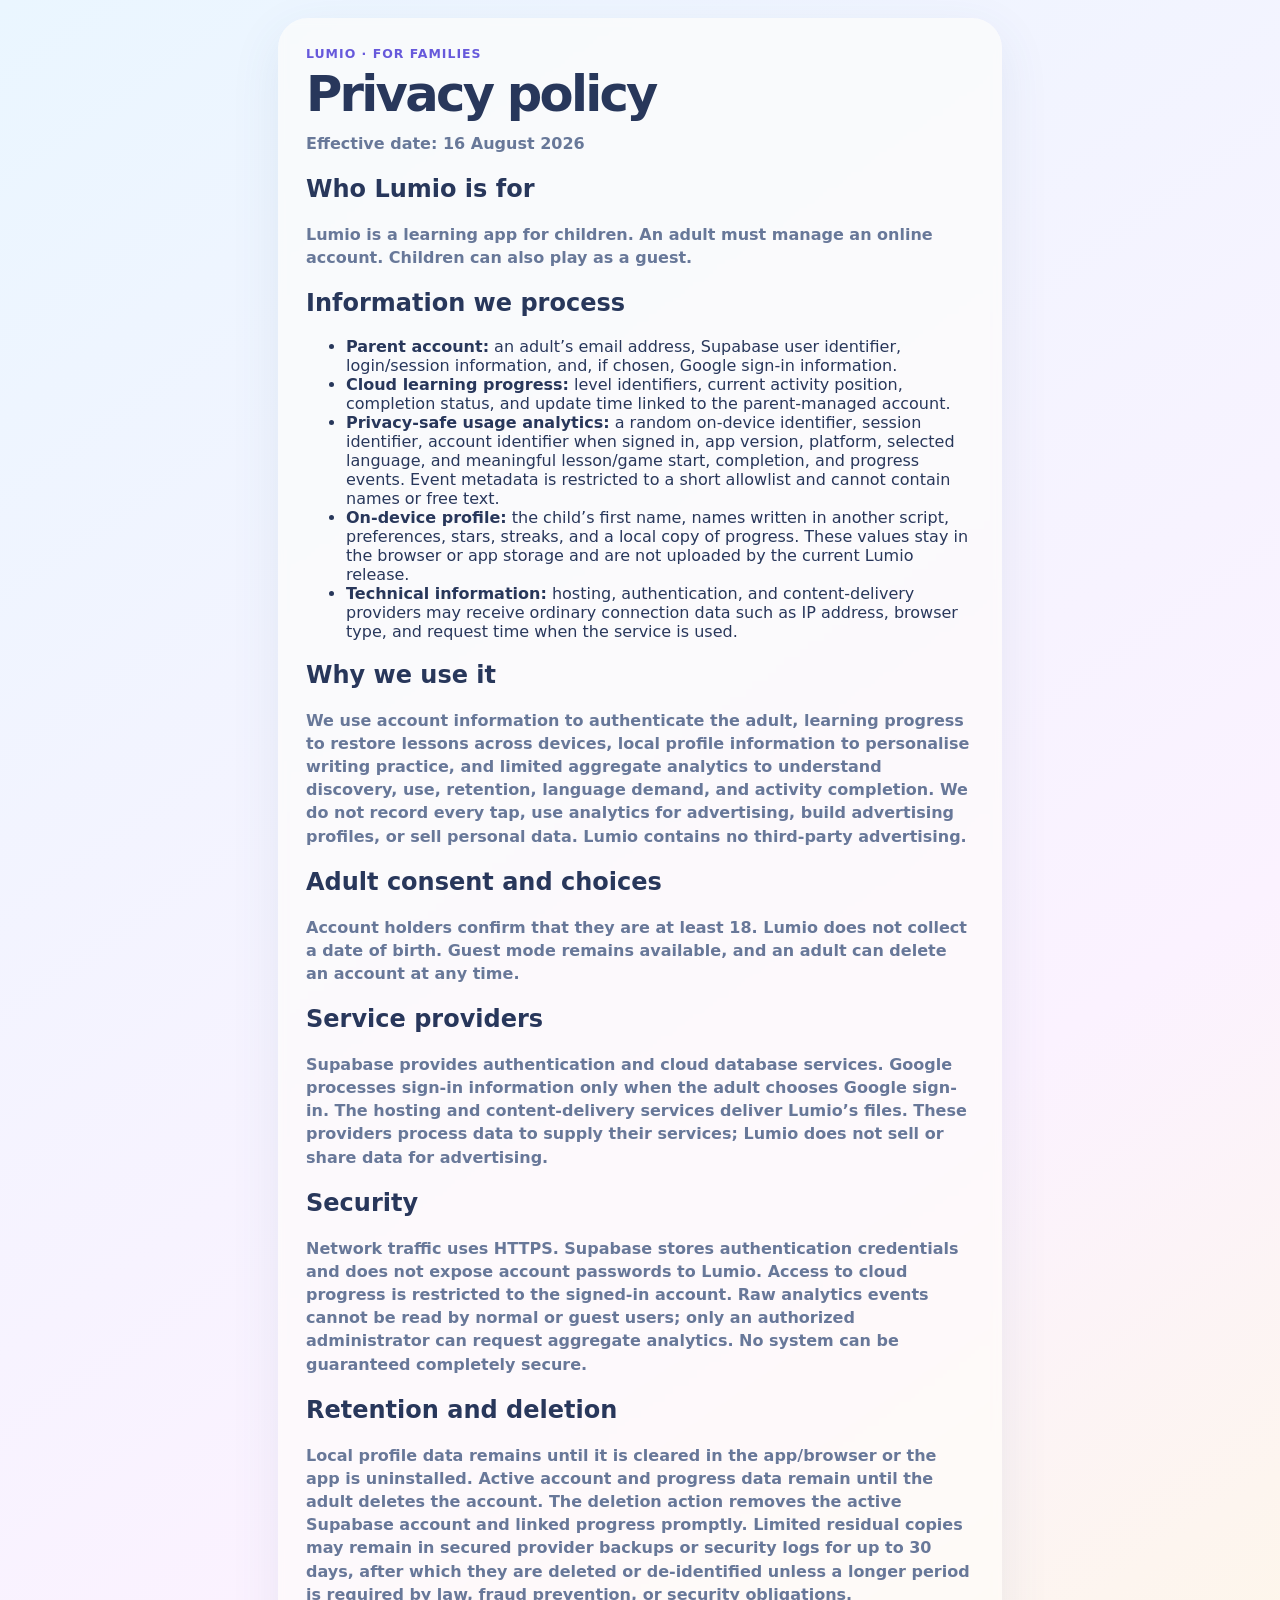
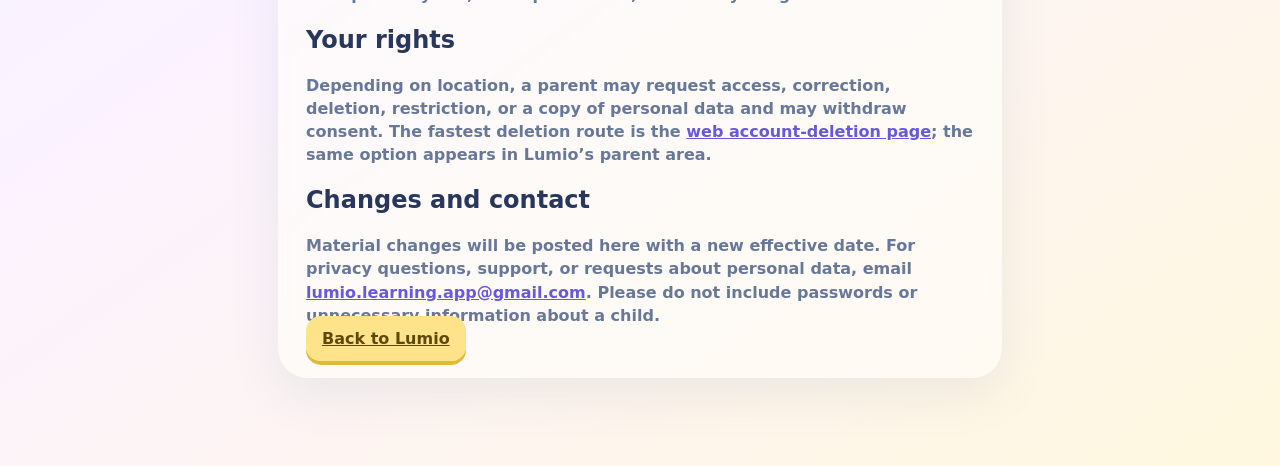
<file: privacy.html>
<!doctype html>
<html lang="en">
<head>
  <meta charset="utf-8">
  <meta name="viewport" content="width=device-width,initial-scale=1">
  <meta name="theme-color" content="#6759db">
  <meta name="description" content="Lumio privacy policy for children and families.">
  <link rel="stylesheet" href="styles.css">
  <title>Lumio privacy policy</title>
</head>
<body>
  <main class="app-shell"><article class="hero policy-page">
    <div class="eyebrow">Lumio · For families</div>
    <h1>Privacy policy</h1>
    <p><strong>Effective date:</strong> 16 August 2026</p>

    <h2>Who Lumio is for</h2>
    <p>Lumio is a learning app for children. An adult must manage an online account. Children can also play as a guest.</p>

    <h2>Information we process</h2>
    <ul>
      <li><strong>Parent account:</strong> an adult’s email address, Supabase user identifier, login/session information, and, if chosen, Google sign-in information.</li>
      <li><strong>Cloud learning progress:</strong> level identifiers, current activity position, completion status, and update time linked to the parent-managed account.</li>
      <li><strong>Privacy-safe usage analytics:</strong> a random on-device identifier, session identifier, account identifier when signed in, app version, platform, selected language, and meaningful lesson/game start, completion, and progress events. Event metadata is restricted to a short allowlist and cannot contain names or free text.</li>
      <li><strong>On-device profile:</strong> the child’s first name, names written in another script, preferences, stars, streaks, and a local copy of progress. These values stay in the browser or app storage and are not uploaded by the current Lumio release.</li>
      <li><strong>Technical information:</strong> hosting, authentication, and content-delivery providers may receive ordinary connection data such as IP address, browser type, and request time when the service is used.</li>
    </ul>

    <h2>Why we use it</h2>
    <p>We use account information to authenticate the adult, learning progress to restore lessons across devices, local profile information to personalise writing practice, and limited aggregate analytics to understand discovery, use, retention, language demand, and activity completion. We do not record every tap, use analytics for advertising, build advertising profiles, or sell personal data. Lumio contains no third-party advertising.</p>

    <h2>Adult consent and choices</h2>
    <p>Account holders confirm that they are at least 18. Lumio does not collect a date of birth. Guest mode remains available, and an adult can delete an account at any time.</p>

    <h2>Service providers</h2>
    <p>Supabase provides authentication and cloud database services. Google processes sign-in information only when the adult chooses Google sign-in. The hosting and content-delivery services deliver Lumio’s files. These providers process data to supply their services; Lumio does not sell or share data for advertising.</p>

    <h2>Security</h2>
    <p>Network traffic uses HTTPS. Supabase stores authentication credentials and does not expose account passwords to Lumio. Access to cloud progress is restricted to the signed-in account. Raw analytics events cannot be read by normal or guest users; only an authorized administrator can request aggregate analytics. No system can be guaranteed completely secure.</p>

    <h2>Retention and deletion</h2>
    <p>Local profile data remains until it is cleared in the app/browser or the app is uninstalled. Active account and progress data remain until the adult deletes the account. The deletion action removes the active Supabase account and linked progress promptly. Limited residual copies may remain in secured provider backups or security logs for up to 30 days, after which they are deleted or de-identified unless a longer period is required by law, fraud prevention, or security obligations.</p>

    <h2>Your rights</h2>
    <p>Depending on location, a parent may request access, correction, deletion, restriction, or a copy of personal data and may withdraw consent. The fastest deletion route is the <a class="policy-link" href="account-deletion.html">web account-deletion page</a>; the same option appears in Lumio’s parent area.</p>

    <h2>Changes and contact</h2>
    <p>Material changes will be posted here with a new effective date. For privacy questions, support, or requests about personal data, email <a class="policy-link" href="mailto:lumio.learning.app@gmail.com">lumio.learning.app@gmail.com</a>. Please do not include passwords or unnecessary information about a child.</p>

    <p><a class="button soft" href="./">Back to Lumio</a></p>
  </article></main>
</body>
</html>
</file>
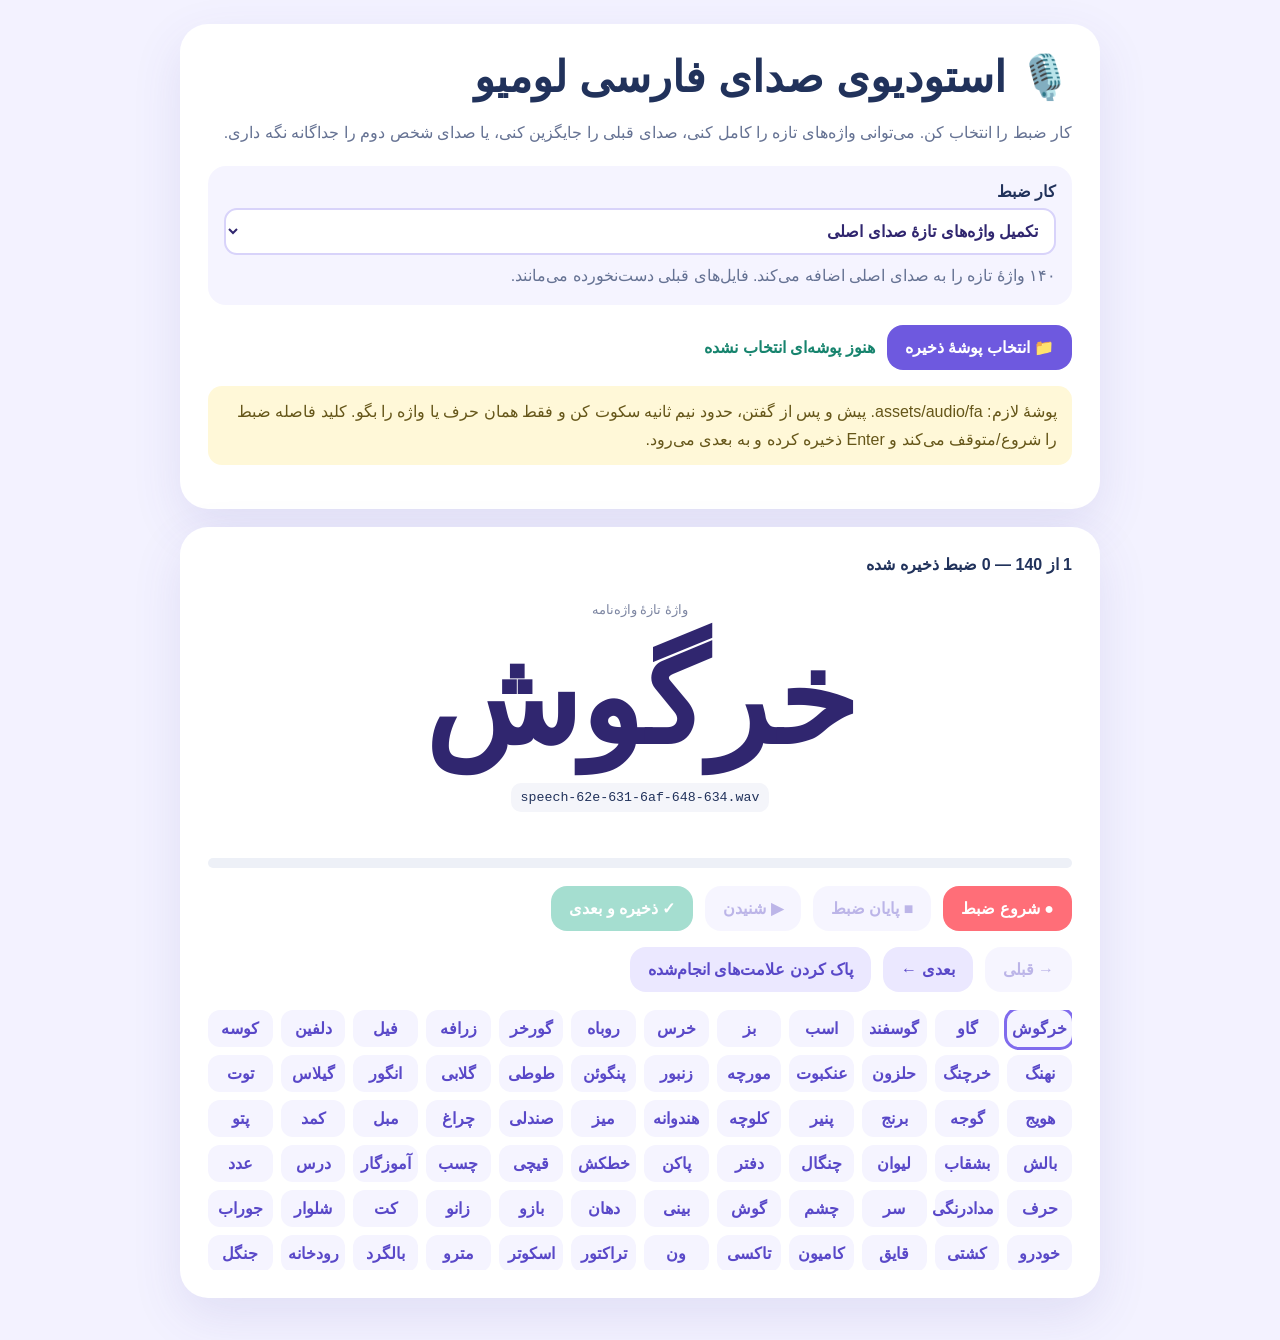
<file: tools/persian-audio-recorder.html>
<!doctype html>
<html lang="fa" dir="rtl">
<head>
  <meta charset="utf-8">
  <meta name="viewport" content="width=device-width,initial-scale=1">
  <title>استودیوی صدای فارسی لومیو</title>
  <style>
    :root{font-family:Tahoma,"Segoe UI",sans-serif;color:#21325b;background:#f3f2ff}
    *{box-sizing:border-box}body{margin:0;padding:24px}.studio{max-width:920px;margin:auto}
    .card{background:#fff;border-radius:28px;padding:28px;box-shadow:0 18px 50px #4d45a31d;margin-bottom:18px}
    h1{margin:0 0 8px;font-size:clamp(1.7rem,5vw,2.7rem)}p{line-height:1.7;color:#657293}
    .toolbar,.controls,.nav{display:flex;gap:12px;flex-wrap:wrap;align-items:center}
    .mode-picker{display:grid;gap:7px;margin:20px 0;padding:16px;border-radius:18px;background:#f5f4ff}.mode-picker label{font-weight:900}.mode-picker select{width:100%;border:2px solid #d8d3fa;border-radius:13px;background:#fff;padding:12px;color:#30266f;font:inherit;font-weight:800}.mode-picker p{margin:0}
    button{border:0;border-radius:16px;padding:13px 18px;font:inherit;font-weight:800;cursor:pointer;background:#ebe8ff;color:#5948c8}
    button.primary{background:#6e59df;color:#fff}button.record{background:#ff6e78;color:#fff}button.save{background:#20ad8b;color:#fff}
    button:disabled{opacity:.4;cursor:not-allowed}.status{font-weight:800;color:#17846e}.prompt{text-align:center;padding:28px 10px}
    .prompt small{display:block;color:#7d86a2}.prompt strong{display:block;font-size:clamp(4rem,15vw,8rem);line-height:1.3;color:#30266f}
    .filename{direction:ltr;display:inline-block;background:#f4f5fa;border-radius:10px;padding:7px 10px;font-family:Consolas,monospace;font-size:.83rem}
    .meter{height:10px;background:#edf0f7;border-radius:99px;overflow:hidden;margin:18px 0}.meter span{display:block;height:100%;width:0;background:#ff6e78;transition:width .08s}
    .recording .meter span{animation:pulse 1.1s infinite alternate}@keyframes pulse{to{width:100%}}
    .progress{font-weight:800}.list{display:grid;grid-template-columns:repeat(auto-fill,minmax(64px,1fr));gap:8px;margin-top:18px;max-height:260px;overflow:auto}
    .item{padding:9px 5px;text-align:center;border-radius:12px;background:#f5f4ff;cursor:pointer}.item.done{background:#dff7ef;color:#08775e}.item.current{outline:3px solid #806bed}
    .tip{background:#fff8d8;border-radius:14px;padding:12px 15px;color:#655619}.ltr{direction:ltr;text-align:left}@media(max-width:560px){body{padding:12px}.card{padding:19px}.controls button{flex:1}}
  </style>
</head>
<body>
<main class="studio">
  <section class="card">
    <h1>🎙️ استودیوی صدای فارسی لومیو</h1>
    <p>کار ضبط را انتخاب کن. می‌توانی واژه‌های تازه را کامل کنی، صدای قبلی را جایگزین کنی، یا صدای شخص دوم را جداگانه نگه داری.</p>
    <div class="mode-picker">
      <label for="recording-mode">کار ضبط</label>
      <select id="recording-mode">
        <option value="new-primary">تکمیل واژه‌های تازهٔ صدای اصلی</option>
        <option value="replace-primary">جایگزینی فایل‌های صدای اصلی</option>
        <option value="second-voice">ضبط مجموعهٔ کامل صدای شخص دوم</option>
      </select>
      <p id="mode-description"></p>
    </div>
    <div class="toolbar">
      <button class="primary" id="choose-folder">📁 انتخاب پوشهٔ ذخیره</button>
      <span class="status" id="folder-status">هنوز پوشه‌ای انتخاب نشده</span>
    </div>
    <p class="tip">پوشهٔ لازم: <span class="ltr" id="folder-suggestion">assets/audio/fa</span>. پیش و پس از گفتن، حدود نیم ثانیه سکوت کن و فقط همان حرف یا واژه را بگو. کلید فاصله ضبط را شروع/متوقف می‌کند و Enter ذخیره کرده و به بعدی می‌رود.</p>
  </section>

  <section class="card" id="recording-card">
    <div class="progress" id="progress"></div>
    <div class="prompt"><small id="group"></small><strong id="text"></strong><span class="filename" id="filename"></span></div>
    <div class="meter"><span></span></div>
    <div class="controls">
      <button class="record" id="record">● شروع ضبط</button>
      <button id="stop" disabled>■ پایان ضبط</button>
      <button id="play" disabled>▶ شنیدن</button>
      <button class="save" id="save" disabled>✓ ذخیره و بعدی</button>
    </div>
    <p id="message" aria-live="polite"></p>
    <div class="nav"><button id="previous">→ قبلی</button><button id="skip">بعدی ←</button><button id="reset">پاک کردن علامت‌های انجام‌شده</button></div>
    <div class="list" id="list"></div>
  </section>
</main>

<script type="module">
import { persianAudio } from '../data/audio-fa.js';
import { languagePackages } from '../data/languages.js';

const filenameFor = text => `speech-${[...text].map(char => char.codePointAt(0).toString(16)).join('-')}.wav`;
const glossaryWords = [...new Set(languagePackages.fa.curriculum.flatMap(level => level.words.map(entry => entry.word)))];
const letters = [..."اآبپتثجچحخدذرزژسشصضطظعغفقکگلمنوهی"];
const phrases = ['فارسی', 'آفرین!'];
const itemFor = (text, group, filename = filenameFor(text)) => ({ text, filename, group });
const missingGlossaryItems = glossaryWords.filter(text => !persianAudio[text]).map(text => itemFor(text, 'واژهٔ تازهٔ واژه‌نامه'));
const existingPrimaryItems = Object.entries(persianAudio).map(([text, path]) => itemFor(text, phrases.includes(text) ? 'عبارت برنامه' : (letters.includes(text) ? 'صدای حرف' : 'واژهٔ قبلی'), path.split('/').pop()));
const completeSecondVoiceItems = [...new Set([...phrases, ...letters, ...glossaryWords])].map(text => itemFor(text, phrases.includes(text) ? 'عبارت برنامه' : (letters.includes(text) ? 'صدای حرف' : 'واژهٔ واژه‌نامه')));
const modes = {
  'new-primary': { folder: 'assets/audio/fa', folderName: 'fa', description: '۱۴۰ واژهٔ تازه را به صدای اصلی اضافه می‌کند. فایل‌های قبلی دست‌نخورده می‌مانند.', items: missingGlossaryItems },
  'replace-primary': { folder: 'assets/audio/fa', folderName: 'fa', description: '۹۵ فایل صدای اصلی فعلی را دوباره ضبط و جایگزین می‌کند.', items: existingPrimaryItems },
  'second-voice': { folder: 'assets/audio/fa-voice-2', folderName: 'fa-voice-2', description: 'مجموعهٔ کامل ۲۳۵ موردی شخص دوم را در پوشه‌ای جدا ذخیره می‌کند تا هر دو صدا حفظ شوند.', items: completeSecondVoiceItems }
};
let mode = localStorage.getItem('lumio-fa-recorder-mode') || 'new-primary';
let items = modes[mode].items;
let index = 0;
let done = new Set();
let directoryHandle = null;
let audioContext, stream, source, processor, chunks = [], recordingBlob = null, recordingUrl = null;

const $ = id => document.getElementById(id);
const storageKey = name => `lumio-fa-recorder-${name}:${mode}`;
const persist = () => { localStorage.setItem('lumio-fa-recorder-mode', mode); localStorage.setItem(storageKey('index'), index); localStorage.setItem(storageKey('done'), JSON.stringify([...done])); };
function clearRecording(){ recordingBlob=null; if(recordingUrl)URL.revokeObjectURL(recordingUrl); recordingUrl=null; $('message').textContent=''; }
function loadMode(){ items=modes[mode].items; index=Math.min(Number(localStorage.getItem(storageKey('index')) || 0), items.length-1); done=new Set(JSON.parse(localStorage.getItem(storageKey('done')) || '[]')); directoryHandle=null; clearRecording(); $('recording-mode').value=mode; $('mode-description').textContent=modes[mode].description; $('folder-suggestion').textContent=modes[mode].folder; $('folder-status').textContent='هنوز پوشه‌ای انتخاب نشده'; persist(); render(); }
function render(){
  const item=items[index]; $('progress').textContent=`${index+1} از ${items.length} — ${done.size} ضبط ذخیره شده`;
  $('group').textContent=item.group; $('text').textContent=item.text; $('filename').textContent=item.filename;
  $('play').disabled=!recordingBlob; $('save').disabled=!recordingBlob; $('previous').disabled=index===0; $('skip').disabled=index===items.length-1;
  $('list').innerHTML=items.map((entry,i)=>`<button class="item ${done.has(entry.filename)?'done':''} ${i===index?'current':''}" data-index="${i}" title="${entry.filename}">${entry.text}</button>`).join('');
  document.querySelectorAll('[data-index]').forEach(button=>button.onclick=()=>select(Number(button.dataset.index)));
}
function select(next){ stopIfNeeded(); index=next; clearRecording(); persist(); render(); }
function merge(parts){ const length=parts.reduce((sum,p)=>sum+p.length,0), result=new Float32Array(length); let offset=0; for(const part of parts){result.set(part,offset);offset+=part.length} return result; }
function wavBlob(samples,rate){
  const buffer=new ArrayBuffer(44+samples.length*2), view=new DataView(buffer); const write=(o,s)=>[...s].forEach((c,i)=>view.setUint8(o+i,c.charCodeAt(0)));
  write(0,'RIFF'); view.setUint32(4,36+samples.length*2,true); write(8,'WAVE'); write(12,'fmt '); view.setUint32(16,16,true); view.setUint16(20,1,true); view.setUint16(22,1,true); view.setUint32(24,rate,true); view.setUint32(28,rate*2,true); view.setUint16(32,2,true); view.setUint16(34,16,true); write(36,'data'); view.setUint32(40,samples.length*2,true);
  let o=44; for(const sample of samples){const s=Math.max(-1,Math.min(1,sample));view.setInt16(o,s<0?s*32768:s*32767,true);o+=2} return new Blob([view],{type:'audio/wav'});
}
async function startRecording(){
  try{
    stream=await navigator.mediaDevices.getUserMedia({audio:{echoCancellation:true,noiseSuppression:true,autoGainControl:true}});
    audioContext=new AudioContext(); source=audioContext.createMediaStreamSource(stream); processor=audioContext.createScriptProcessor(4096,1,1); chunks=[];
    processor.onaudioprocess=e=>chunks.push(new Float32Array(e.inputBuffer.getChannelData(0))); source.connect(processor); processor.connect(audioContext.destination);
    $('record').disabled=true; $('stop').disabled=false; $('play').disabled=true; $('save').disabled=true; $('recording-card').classList.add('recording'); $('message').textContent='در حال ضبط…';
  }catch(error){$('message').textContent='دسترسی به میکروفون ممکن نشد. صفحه را با Chrome یا Edge و آدرس localhost باز کن.';}
}
function stopIfNeeded(){ if(!$('stop').disabled) stopRecording(); }
function stopRecording(){
  if(!processor)return; processor.disconnect(); source.disconnect(); stream.getTracks().forEach(track=>track.stop());
  recordingBlob=wavBlob(merge(chunks),audioContext.sampleRate); audioContext.close(); processor=source=stream=audioContext=null;
  if(recordingUrl)URL.revokeObjectURL(recordingUrl); recordingUrl=URL.createObjectURL(recordingBlob);
  $('record').disabled=false; $('stop').disabled=true; $('recording-card').classList.remove('recording'); $('message').textContent='ضبط آماده است. آن را گوش کن و سپس ذخیره کن.'; render();
}
async function save(){
  if(!recordingBlob)return; const item=items[index];
  try{
    if(directoryHandle){const handle=await directoryHandle.getFileHandle(item.filename,{create:true});const writable=await handle.createWritable();await writable.write(recordingBlob);await writable.close();}
    else {const a=document.createElement('a');a.href=recordingUrl;a.download=item.filename;a.click();}
    done.add(item.filename); persist(); $('message').textContent=`${item.text} ذخیره شد.`; if(index<items.length-1)setTimeout(()=>select(index+1),350);else render();
  }catch(error){$('message').textContent='ذخیره انجام نشد. دوباره پوشه را انتخاب کن.';}
}
$('choose-folder').onclick=async()=>{
  if(!window.showDirectoryPicker){$('folder-status').textContent='ذخیره در پوشهٔ Downloads انجام می‌شود.';return;}
  try{directoryHandle=await showDirectoryPicker({mode:'readwrite'});if(directoryHandle.name!==modes[mode].folderName){$('folder-status').textContent=`پوشهٔ ${modes[mode].folderName} را انتخاب کن تا صداها با هم مخلوط نشوند.`;directoryHandle=null;return;}$('folder-status').textContent=`پوشهٔ انتخاب‌شده: ${directoryHandle.name}`;
    for await(const name of directoryHandle.keys())if(items.some(item=>item.filename===name))done.add(name);persist();render();
  }catch(error){$('folder-status').textContent='انتخاب پوشه لغو شد.';}
};
$('recording-mode').onchange=event=>{stopIfNeeded();mode=event.target.value;loadMode();};
$('record').onclick=startRecording; $('stop').onclick=stopRecording; $('play').onclick=()=>new Audio(recordingUrl).play(); $('save').onclick=save;
$('previous').onclick=()=>select(index-1); $('skip').onclick=()=>select(index+1); $('reset').onclick=()=>{if(confirm('علامت‌های انجام‌شده پاک شوند؟')){done.clear();persist();render();}};
document.addEventListener('keydown', event=>{
  if(event.repeat)return;
  if(event.code==='Space'){event.preventDefault();$('stop').disabled?startRecording():stopRecording();}
  if(event.code==='Enter'&&recordingBlob){event.preventDefault();save();}
});
loadMode();
</script>
</body>
</html>
</file>
<file: styles.css>
:root{--ink:#28375b;--muted:#687899;--violet:#6759db;--violet-dark:#493bb8;--purple:#efeaff;--mint:#b8efd9;--yellow:#ffe38a;--coral:#ffb59d;--paper:#fffefa;--line:#dfe5f4;--danger:#c45b62}*{box-sizing:border-box}body{margin:0;background:linear-gradient(145deg,#eaf6ff,#fbf2ff 60%,#fff8df);color:var(--ink);font-family:ui-rounded,"Nunito",system-ui,sans-serif;min-height:100dvh}button{font:inherit}button:focus-visible{outline:4px solid #ffbd45;outline-offset:3px}.app-shell{max-width:760px;min-height:100dvh;margin:auto;padding:18px 18px 88px}.topbar{display:flex;justify-content:space-between;align-items:center;gap:12px;margin-bottom:22px}.brand{font-size:1.7rem;font-weight:900;color:var(--violet);letter-spacing:-.04em}.brand span{color:#f58b63}.stat-row{display:flex;gap:8px;align-items:center}.chip{border:0;background:#fff;padding:8px 11px;border-radius:999px;box-shadow:0 4px 14px #516f9f18;color:var(--ink);font-weight:900}.screen{animation:rise .35s ease both}.hero,.panel{background:var(--paper);border-radius:30px;box-shadow:0 16px 50px #405b8518}.hero{padding:28px}.eyebrow{color:var(--violet);font-size:.78rem;font-weight:900;letter-spacing:.08em;text-transform:uppercase}.hero h1{font-size:clamp(2rem,7vw,3.1rem);line-height:1.02;letter-spacing:-.055em;margin:8px 0 12px}.hero p{color:var(--muted);font-weight:700;line-height:1.45;margin:0}.language-grid{display:grid;grid-template-columns:repeat(2,minmax(0,1fr));gap:13px;margin-top:20px}.language{position:relative;min-height:112px;border:3px solid transparent;border-radius:23px;background:#fff;color:var(--ink);padding:16px;text-align:left;box-shadow:0 7px 18px #5773a111;cursor:pointer;transition:.2s}.language:not(:disabled):hover{transform:translateY(-3px);border-color:#c5bfff}.language:disabled{opacity:.64;cursor:not-allowed}.language .flag{font-size:1.65rem}.language .icon{float:right;font-size:1.7rem}.language strong,.language small{display:block}.language strong{font-size:1.05rem;margin-top:10px}.language small{color:var(--muted);font-weight:700}.badge{position:absolute;right:10px;bottom:10px;background:var(--purple);border-radius:999px;padding:4px 7px;color:var(--violet);font-size:.67rem;font-weight:900}.speaker{border:0;border-radius:12px;background:var(--purple);color:var(--violet);padding:8px 10px;font-weight:900;cursor:pointer}.home-grid{display:grid;grid-template-columns:1.25fr .75fr;gap:15px;margin-top:16px}.welcome{padding:25px;background:linear-gradient(135deg,#6759db,#8b7ff1);color:#fff;border-radius:27px;min-height:210px}.welcome h1{margin:8px 0;font-size:2.15rem;letter-spacing:-.05em}.welcome p{font-weight:700;opacity:.9}.daily{border:0;border-radius:18px;background:var(--yellow);color:#634a00;font-weight:900;padding:13px 16px;box-shadow:0 4px 0 #e7bc38;cursor:pointer}.reward{padding:23px;background:var(--paper);border-radius:27px;box-shadow:0 12px 35px #405b8518}.reward .stars{font-size:2.2rem;margin:7px 0}.lesson-list{display:grid;gap:12px;margin-top:16px}.lesson{display:flex;align-items:center;width:100%;gap:15px;border:0;border-radius:22px;padding:14px;background:var(--paper);color:var(--ink);text-align:left;box-shadow:0 8px 25px #405b8512;cursor:pointer}.lesson:hover{transform:translateY(-2px)}.lesson-icon{width:55px;height:55px;display:grid;place-items:center;background:var(--purple);border-radius:18px;font-size:1.65rem}.lesson strong,.lesson small{display:block}.lesson strong{font-size:1.05rem}.lesson small{margin-top:3px;color:var(--muted);font-weight:700}.lesson .lesson-progress{margin-left:auto;color:var(--violet);font-weight:900}.progress{height:11px;background:#e6eafb;border-radius:99px;overflow:hidden}.progress>span{display:block;height:100%;background:linear-gradient(90deg,#7c70e6,#64cead);border-radius:inherit}.game{padding:21px}.game-head{display:flex;align-items:center;gap:12px;margin-bottom:15px}.back{border:0;background:var(--purple);color:var(--violet);font-weight:900;border-radius:13px;padding:10px 13px;cursor:pointer}.game-head .progress{flex:1}.count{font-weight:900;white-space:nowrap}.game-card{text-align:center;padding:16px 4px}.picture{height:185px;display:grid;place-items:center;font-size:6.7rem;background:linear-gradient(145deg,#eef6ff,#f5efff);border-radius:28px;margin:14px 0}.instruction{font-size:1.4rem;font-weight:900;margin:5px 0}.answer{min-height:72px;display:flex;align-items:center;justify-content:center;gap:7px;margin:14px auto;border:3px dashed #cbd5ed;border-radius:18px;color:var(--violet);font-size:2rem;font-weight:900;letter-spacing:.1em}.letters{display:flex;justify-content:center;gap:10px;flex-wrap:wrap;margin:14px 0}.letter{min-width:59px;height:63px;border:3px solid #dce4f5;border-radius:17px;background:#fff;color:var(--ink);box-shadow:0 4px 0 #cbd7ec;font-size:1.75rem;font-weight:900;cursor:pointer}.letter.selected{background:var(--violet);color:#fff;border-color:var(--violet);box-shadow:0 4px 0 var(--violet-dark)}.letter.hinted{border-color:#e6af28;background:#fff4cf}.controls{display:flex;justify-content:center;gap:9px;flex-wrap:wrap}.button{border:0;border-radius:15px;padding:13px 16px;font-weight:900;cursor:pointer}.button.primary{background:var(--violet);color:white;box-shadow:0 4px 0 var(--violet-dark)}.button.soft{background:var(--yellow);color:#5e4908;box-shadow:0 4px 0 #e2b938}.button:disabled{opacity:.5;box-shadow:none;cursor:not-allowed}.feedback{min-height:30px;font-weight:900;margin:14px 0}.feedback.success{color:#168064}.feedback.error{color:var(--danger)}.parent{padding:25px}.parent-grid{display:grid;grid-template-columns:repeat(3,1fr);gap:10px;margin:18px 0}.metric{padding:16px;background:#f5f3ff;border-radius:18px}.metric strong{display:block;font-size:1.55rem;color:var(--violet)}.metric small{color:var(--muted);font-weight:800}.switch-row{display:flex;justify-content:space-between;align-items:center;padding:14px 0;border-top:1px solid var(--line);font-weight:800}.celebrate{animation:pop .55s ease both}@keyframes rise{from{opacity:0;transform:translateY(8px)}to{opacity:1;transform:none}}@keyframes pop{50%{transform:scale(1.04)}100%{transform:scale(1)}}@media(max-width:540px){.app-shell{padding:13px 13px 84px}.hero,.game,.parent{padding:20px}.home-grid{grid-template-columns:1fr}.welcome{min-height:auto}.language-grid{gap:10px}.language{min-height:103px}.picture{height:155px}.parent-grid{grid-template-columns:1fr}.lesson{padding:12px}.topbar{margin-bottom:14px}}@media(prefers-reduced-motion:reduce){*,*:before,*:after{animation-duration:.01ms!important;transition-duration:.01ms!important}}
.language-grid{grid-template-columns:repeat(2,minmax(0,1fr))}.language-card{display:grid;grid-template-columns:minmax(0,1fr) 52px;gap:8px;min-width:0;align-items:stretch}.language-select{position:relative;display:flex;align-items:center;gap:11px;min-width:0;min-height:76px;border:3px solid transparent;border-radius:20px;background:#fff;color:var(--ink);padding:13px 15px;text-align:left;box-shadow:0 7px 18px #5773a111;cursor:pointer;transition:.2s}.language-select:not(:disabled):hover{transform:translateY(-3px);border-color:#c5bfff}.language-select:disabled{opacity:.64;cursor:not-allowed}.language-select strong{min-width:0;font-size:1.05rem;overflow-wrap:anywhere}.language-card .speaker{width:52px;min-width:0;border-radius:18px}.language-select .badge{position:absolute;right:10px;bottom:8px}.flag-set{display:inline-flex;flex:none;gap:5px;align-items:center}.country-flag{display:inline-block;width:27px;height:19px;flex:none;border-radius:3px;box-shadow:0 1px 3px #24375b38;background:#ddd}.flag-nl{background:linear-gradient(#ae1c28 0 33%,#fff 33% 66%,#21468b 66%)}.flag-be{background:linear-gradient(90deg,#1b1b1b 0 33%,#fdda24 33% 66%,#ef3340 66%)}.flag-gb{background:linear-gradient(#fff 0 40%,#cf142b 40% 60%,#fff 60%);background-color:#012169}.flag-de{background:linear-gradient(#202020 0 33%,#dd202c 33% 66%,#ffce00 66%)}.flag-fr{background:linear-gradient(90deg,#002395 0 33%,#fff 33% 66%,#ed2939 66%)}.flag-es{background:linear-gradient(#aa151b 0 25%,#f1bf00 25% 75%,#aa151b 75%)}.flag-ir{background:linear-gradient(#239f40 0 33%,#fff 33% 66%,#da0000 66%)}.flag-sa{background:#006c35}@media(max-width:540px){.language-grid{grid-template-columns:1fr;gap:12px}.language-card{grid-template-columns:minmax(0,1fr) 54px}.language-select{min-height:80px}.language-card .speaker{width:54px}}
.account-screen{display:grid;place-items:start center;min-height:calc(100dvh - 105px);padding-top:20px}.account-screen .hero{width:min(100%,470px)}.auth-choice{padding:30px}.auth-choice h1{margin-top:7px}.account-choices{display:grid;gap:14px;margin:27px 0 19px}.choice-button{display:flex;align-items:center;gap:15px;width:100%;min-height:88px;border:0;border-radius:22px;padding:16px 18px;text-align:left;cursor:pointer;transition:transform .2s,box-shadow .2s}.choice-button:hover{transform:translateY(-3px)}.choice-button:active{transform:translateY(1px);box-shadow:none}.choice-button span:not(.choice-icon){display:grid;gap:3px}.choice-button strong{font-size:1.15rem}.choice-button small{font-weight:750}.choice-icon{display:grid;place-items:center;width:43px;height:43px;border-radius:15px;font-size:1.25rem;font-weight:900}.guest-choice{background:var(--yellow);color:#5e4908;box-shadow:0 5px 0 #e2b938}.guest-choice .choice-icon{background:#fff2b8}.account-choice{background:var(--purple);color:var(--violet-dark);box-shadow:0 5px 0 #c8bef7}.account-choice .choice-icon{background:#fff;color:var(--violet)}.login-link,.link-button{display:block;width:100%;border:0;background:transparent;color:var(--ink);font:inherit;font-weight:750;text-align:center;cursor:pointer;padding:10px 5px}.login-link strong{color:var(--violet);text-decoration:underline;text-underline-offset:3px}.auth-form-card{position:relative;padding:30px}.back-auth{position:absolute;top:18px;right:18px;width:40px;height:40px;border:0;border-radius:50%;background:var(--purple);color:var(--violet);font-size:1.45rem;font-weight:900;cursor:pointer}.auth-form{display:grid;gap:12px;margin-top:22px}.auth-form label{display:grid;gap:6px;color:var(--ink);font-weight:850}.auth-form input{width:100%;border:2px solid var(--line);border-radius:13px;background:#fff;padding:12px 13px;color:var(--ink);font:inherit}.auth-form input:focus{border-color:var(--violet);outline:3px solid #ddd8ff}.auth-form .button{justify-self:start;margin-top:4px}.auth-message{min-height:24px;margin:13px 0 0;color:var(--danger);font-weight:800}@media(max-width:540px){.account-screen{min-height:calc(100dvh - 97px);padding-top:7px}.auth-choice,.auth-form-card{padding:25px 22px}.choice-button{min-height:82px;padding:14px}.choice-button strong{font-size:1.08rem}}
.auth-form label small,.localized-name-heading small{display:block;margin-top:3px;color:var(--muted);font-size:.78rem;font-weight:700}.localized-name-heading{margin-top:8px;padding-top:18px;border-top:1px solid var(--line);color:var(--ink)}.localized-name-field>span{display:flex;align-items:center;gap:8px}.name-error:empty{display:none}
.auth-form input[aria-invalid="true"],.custom-tracing-form textarea[aria-invalid="true"]{border-color:#c94a61;box-shadow:0 0 0 4px #c94a611c}.auth-form .field-error{display:block;min-height:0;margin-top:5px;color:#b84055;font-size:.78rem;font-weight:800}.auth-form .field-error:empty{display:none}
.auth-divider{display:flex;align-items:center;gap:12px;margin:18px 0 12px;color:var(--muted);font-size:.82rem;font-weight:800}.auth-divider::before,.auth-divider::after{content:"";height:1px;flex:1;background:var(--line)}.google-login{display:flex;align-items:center;justify-content:center;gap:11px;width:100%;min-height:50px;border:2px solid var(--line);border-radius:14px;background:#fff;color:#26334f;font:inherit;font-weight:850;cursor:pointer;box-shadow:0 3px 0 #dfe4ef}.google-login:hover{border-color:#bfc8dc;transform:translateY(-1px)}.google-login:active{transform:translateY(2px);box-shadow:none}.google-login svg{width:21px;height:21px;flex:none}
.template-screen .hero{background:rgba(255,254,250,.86);backdrop-filter:blur(12px)}
/* Illustrated worlds: keep the UI colours while allowing 40% of the scene through. */
html:not([data-template="default"]) .hero,html:not([data-template="default"]) .panel,html:not([data-template="default"]) .reward,html:not([data-template="default"]) .lesson,html:not([data-template="default"]) .language,html:not([data-template="default"]) .language-select,html:not([data-template="default"]) .game-choice,html:not([data-template="default"]) .game-card,html:not([data-template="default"]) .tracing-card,html:not([data-template="default"]) .trace-stage,html:not([data-template="default"]) .letter,html:not([data-template="default"]) .metric,html:not([data-template="default"]) .auth-form input{background-color:rgba(255,254,250,.60)!important;backdrop-filter:blur(5px)}
html:not([data-template="default"]) .welcome{background:linear-gradient(135deg,rgba(103,89,219,.74),rgba(139,127,241,.74))!important;backdrop-filter:blur(5px)}
html:not([data-template="default"]) .lesson-icon,html:not([data-template="default"]) .language-select .badge,html:not([data-template="default"]) .game-choice-icon{background-color:rgba(239,234,255,.68)}
.template-grid{display:grid;grid-template-columns:repeat(2,minmax(0,1fr));gap:14px;margin-top:22px}.template-card{position:relative;display:flex;flex-direction:column;overflow:hidden;padding:0;border:3px solid transparent;border-radius:22px;background:rgba(255,255,255,.9);color:var(--ink);text-align:left;box-shadow:0 8px 22px #405b8520;cursor:pointer;transition:transform .2s,border-color .2s}.template-card:hover{transform:translateY(-3px);border-color:#c5bfff}.template-card.selected{border-color:var(--violet);box-shadow:0 0 0 4px #6759db22,0 10px 25px #405b8530}.template-card img{width:100%;height:170px;object-fit:cover}.template-card-body{display:block;padding:12px 13px 14px}.template-card strong,.template-card small{display:block}.template-card strong{font-size:1.05rem}.template-card small{margin-top:4px;color:var(--muted);font-weight:700;line-height:1.3}.template-original{display:grid;place-items:center;height:170px;background:linear-gradient(145deg,#6759db,#f58b63);font-size:4.2rem}.template-check{position:absolute;top:10px;right:10px;display:grid;place-items:center;width:30px;height:30px;border-radius:50%;background:var(--violet);color:#fff}.template-screen h1{margin-bottom:8px}@media(max-width:540px){.template-grid{grid-template-columns:1fr 1fr;gap:10px}.template-card img,.template-original{height:135px}.template-card-body{padding:10px}.template-card strong{font-size:.92rem}.template-card small{font-size:.75rem}}
.parent-note{margin:18px 0;padding:16px;border-radius:18px;background:#f5f3ff;color:var(--muted);font-weight:750;line-height:1.45}.parent-links{display:flex;flex-wrap:wrap;gap:10px;margin-top:18px}.parent-links a,.danger-link{border:0;border-radius:14px;padding:11px 14px;background:var(--purple);color:var(--violet);font-weight:900;text-decoration:none;cursor:pointer}.danger-link{background:#fff0f1;color:#a33f49}.adult-gate-form{display:grid;gap:14px;margin-top:20px}.adult-gate-form input{font-size:1.2rem;text-align:center}.consent-row{display:flex!important;gap:10px;align-items:flex-start}.consent-row input{width:auto!important;margin-top:4px}.delete-card{max-width:620px;margin:auto}.delete-actions{display:flex;gap:10px;flex-wrap:wrap;margin-top:18px}.policy-link{color:var(--violet);font-weight:900}
.adult-confirmation-actions{display:flex;gap:10px;flex-wrap:wrap;margin-top:22px}
.admin-view-link{text-decoration:none;white-space:nowrap}
.auth-choice{position:relative}.welcome-language{position:absolute;top:18px;right:18px;display:flex;align-items:center;gap:7px;border:0;border-radius:999px;background:var(--purple);color:var(--violet-dark);padding:9px 12px;font-weight:900;cursor:pointer}.welcome-language:hover{background:#e3dcff}.app-language-card{padding:34px}.app-language-card .back{margin-bottom:24px}.language-orb{display:grid;place-items:center;width:54px;height:54px;margin-bottom:18px;border-radius:18px;background:var(--purple);font-size:1.65rem}.app-language-card h1{max-width:390px}.app-language-options{display:grid;gap:11px;margin-top:25px}.app-language-option{display:grid;grid-template-columns:auto 1fr auto;align-items:center;gap:13px;width:100%;min-height:68px;border:2px solid var(--line);border-radius:18px;background:#fff;color:var(--ink);padding:12px 15px;text-align:left;cursor:pointer;transition:transform .2s,border-color .2s,box-shadow .2s}.app-language-option:hover{transform:translateY(-2px);border-color:#bcb3f3;box-shadow:0 7px 18px #5773a114}.app-language-option strong{font-size:1.08rem}.language-arrow{color:var(--violet);font-size:1.3rem;font-weight:900}[dir="rtl"] .language-arrow{transform:scaleX(-1)}@media(max-width:540px){.app-language-card{padding:25px 22px}.welcome-language{top:14px;right:14px;padding:8px 10px}}
</file>
